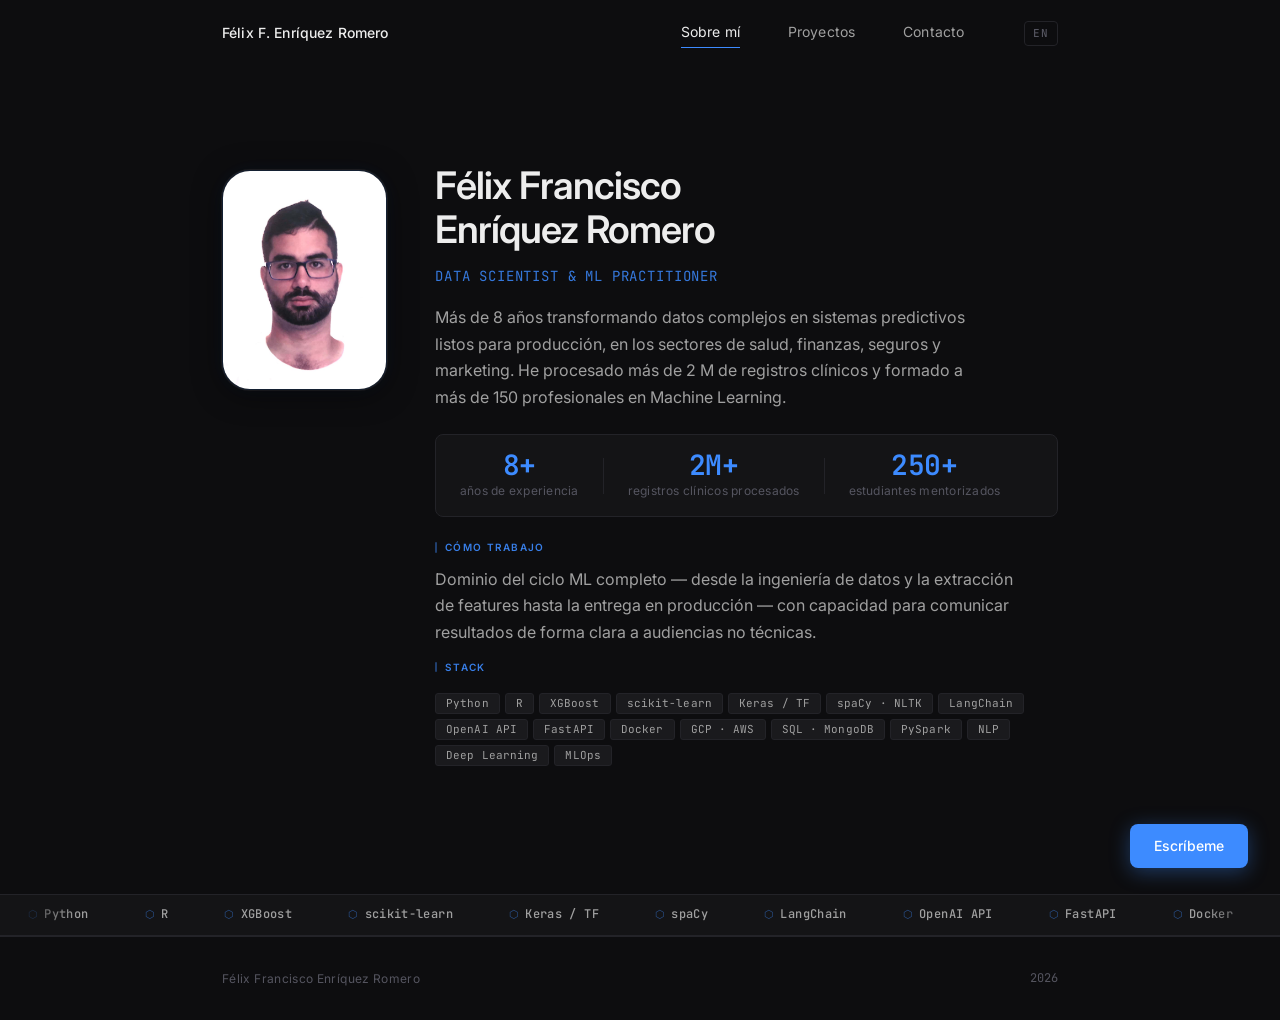
<file: index.html>
<!DOCTYPE html>
<html lang="es">

<head>
  <meta charset="UTF-8" />
  <meta name="viewport" content="width=device-width, initial-scale=1.0" />
  <meta name="description"
    content="Félix Francisco Enríquez Romero — Data Scientist & ML Practitioner con 8+ años de experiencia en salud, finanzas, seguros y marketing." />
  <title>Félix Francisco Enríquez Romero</title>
  <link rel="icon" type="image/jpeg" href="Félix Francisco Enríquez Romero.jpg" />
  <link rel="apple-touch-icon" href="Félix Francisco Enríquez Romero.jpg" />
  <link rel="preconnect" href="https://fonts.googleapis.com" />
  <link rel="preconnect" href="https://fonts.gstatic.com" crossorigin />
  <link
    href="https://fonts.googleapis.com/css2?family=Inter:wght@400;500;600&family=JetBrains+Mono:wght@400;500&display=swap"
    rel="stylesheet" />
  <link rel="stylesheet" href="styles.css" />
</head>

<body>

  <!-- HEADER -->
  <header class="site-header" id="site-header">
    <div class="header-inner">
      <a href="index.html" class="site-logo">Félix F. Enríquez Romero</a>
      <nav class="site-nav" aria-label="Navegación principal">
        <a href="index.html" class="nav-link is-active" data-es="Sobre mí" data-en="About">Sobre mí</a>
        <a href="proyectos.html" class="nav-link" data-es="Proyectos" data-en="Projects">Proyectos</a>
        <a href="contacto.html" class="nav-link" data-es="Contacto" data-en="Contact">Contacto</a>
        <button class="lang-toggle" id="lang-toggle-btn" aria-label="Switch language">EN</button>
      </nav>
    </div>
  </header>

  <!-- MAIN -->
  <main>
    <div class="page-wrapper">
      <div class="container">

        <section class="hero" aria-label="Presentación">

          <!-- Profile image -->
          <div class="profile-wrap">
            <img src="Félix Francisco Enríquez Romero.jpg" alt="Félix Francisco Enríquez Romero" class="profile-img"
              width="220" height="220" />

          </div>

          <!-- Content -->
          <div class="hero-content">

            <h1>Félix Francisco<br>Enríquez Romero</h1>
            <p class="hero-subtitle" data-es="Data Scientist &amp; ML Practitioner"
              data-en="Data Scientist &amp; ML Practitioner">Data Scientist &amp; ML Practitioner</p>

            <p class="hero-lead"
              data-es="Más de 8 años transformando datos complejos en sistemas predictivos listos para producción, en los sectores de salud, finanzas, seguros y marketing. He procesado más de 2 M de registros clínicos y formado a más de 150 profesionales en Machine Learning."
              data-en="Over 8 years turning complex data into production-ready predictive systems across healthcare, finance, insurance, and marketing. I've processed over 2M clinical records and trained more than 150 professionals in Machine Learning.">
              Más de 8 años transformando datos complejos en sistemas predictivos listos para producción, en los
              sectores de salud, finanzas, seguros and marketing. He procesado más de 2&nbsp;M de registros clínicos y
              formado a más de 150 profesionales en Machine Learning.
            </p>

            <!-- Stats -->
            <div class="stat-row animate-on-scroll">
              <div class="stat-item">
                <span class="stat-value">8+</span>
                <span class="stat-label" data-es="años de experiencia" data-en="years of experience">años de
                  experiencia</span>
              </div>
              <div class="stat-sep"></div>
              <div class="stat-item">
                <span class="stat-value">2M+</span>
                <span class="stat-label" data-es="registros clínicos procesados"
                  data-en="clinical records processed">registros clínicos procesados</span>
              </div>
              <div class="stat-sep"></div>
              <div class="stat-item">
                <span class="stat-value">250+</span>
                <span class="stat-label" data-es="estudiantes mentorizados" data-en="students mentored">estudiantes
                  mentorizados</span>
              </div>
            </div>

            <div class="bio-block animate-on-scroll">
              <h3 data-es="Cómo trabajo" data-en="How I work">Cómo trabajo</h3>
              <p data-es="Dominio del ciclo ML completo — desde la ingeniería de datos y la extracción de features hasta la entrega en producción — con capacidad para comunicar resultados de forma clara a audiencias no técnicas."
                data-en="Full command of the ML lifecycle — from data engineering and feature extraction to production delivery — with the ability to communicate results clearly to non-technical audiences.">
                Dominio del ciclo ML completo — desde la ingeniería de datos y la extracción de features hasta la
                entrega en producción — con capacidad para comunicar resultados de forma clara a audiencias no técnicas.
              </p>
            </div>

            <div class="bio-block animate-on-scroll">
              <h3 data-es="Stack" data-en="Stack">Stack</h3>
              <div class="skills-grid">
                <span class="skill-pill">Python</span>
                <span class="skill-pill">R</span>
                <span class="skill-pill">XGBoost</span>
                <span class="skill-pill">scikit-learn</span>
                <span class="skill-pill">Keras / TF</span>
                <span class="skill-pill">spaCy · NLTK</span>
                <span class="skill-pill">LangChain</span>
                <span class="skill-pill">OpenAI API</span>
                <span class="skill-pill">FastAPI</span>
                <span class="skill-pill">Docker</span>
                <span class="skill-pill">GCP · AWS</span>
                <span class="skill-pill">SQL · MongoDB</span>
                <span class="skill-pill">PySpark</span>
                <span class="skill-pill">NLP</span>
                <span class="skill-pill">Deep Learning</span>
                <span class="skill-pill">MLOps</span>
              </div>
            </div>
          </div>

        </section>

      </div>
    </div>

  </main>

  <!-- TICKERS -->
  <div class="ticker-section">
    <!-- Ticker 2: Stack — izquierda a derecha -->
    <div class="ticker-wrap ticker-reverse">
      <div class="ticker-inner">
        <div class="tick"><span>⬡</span> Python</div>
        <div class="tick"><span>⬡</span> R</div>
        <div class="tick"><span>⬡</span> XGBoost</div>
        <div class="tick"><span>⬡</span> scikit-learn</div>
        <div class="tick"><span>⬡</span> Keras / TF</div>
        <div class="tick"><span>⬡</span> spaCy</div>
        <div class="tick"><span>⬡</span> LangChain</div>
        <div class="tick"><span>⬡</span> OpenAI API</div>
        <div class="tick"><span>⬡</span> FastAPI</div>
        <div class="tick"><span>⬡</span> Docker</div>
        <div class="tick"><span>⬡</span> GCP · AWS</div>
        <div class="tick"><span>⬡</span> SQL · MongoDB</div>
        <div class="tick"><span>⬡</span> PySpark</div>
        <div class="tick"><span>⬡</span> NLP</div>
        <div class="tick"><span>⬡</span> Deep Learning</div>
        <div class="tick"><span>⬡</span> MLOps</div>
        <div class="tick"><span>⬡</span> Python</div>
        <div class="tick"><span>⬡</span> R</div>
        <div class="tick"><span>⬡</span> XGBoost</div>
        <div class="tick"><span>⬡</span> scikit-learn</div>
        <div class="tick"><span>⬡</span> Keras / TF</div>
        <div class="tick"><span>⬡</span> spaCy</div>
        <div class="tick"><span>⬡</span> LangChain</div>
        <div class="tick"><span>⬡</span> OpenAI API</div>
        <div class="tick"><span>⬡</span> FastAPI</div>
        <div class="tick"><span>⬡</span> Docker</div>
        <div class="tick"><span>⬡</span> GCP · AWS</div>
        <div class="tick"><span>⬡</span> SQL · MongoDB</div>
        <div class="tick"><span>⬡</span> PySpark</div>
        <div class="tick"><span>⬡</span> NLP</div>
        <div class="tick"><span>⬡</span> Deep Learning</div>
        <div class="tick"><span>⬡</span> MLOps</div>
      </div>
    </div>
  </div>

  <!-- FOOTER -->
  <footer class="site-footer">
    <div class="footer-inner">
      <span class="footer-name">Félix Francisco Enríquez Romero</span>
      <span class="footer-year">2026</span>
    </div>
  </footer>

  <a href="https://api.whatsapp.com/send/?phone=34722795016&text&type=phone_number&app_absent=0" target="_blank"
    rel="noopener noreferrer" class="cta-float" data-es="Escríbeme" data-en="Get in touch">Escríbeme</a>

  <script src="script.js"></script>

</body>

</html>
</file>
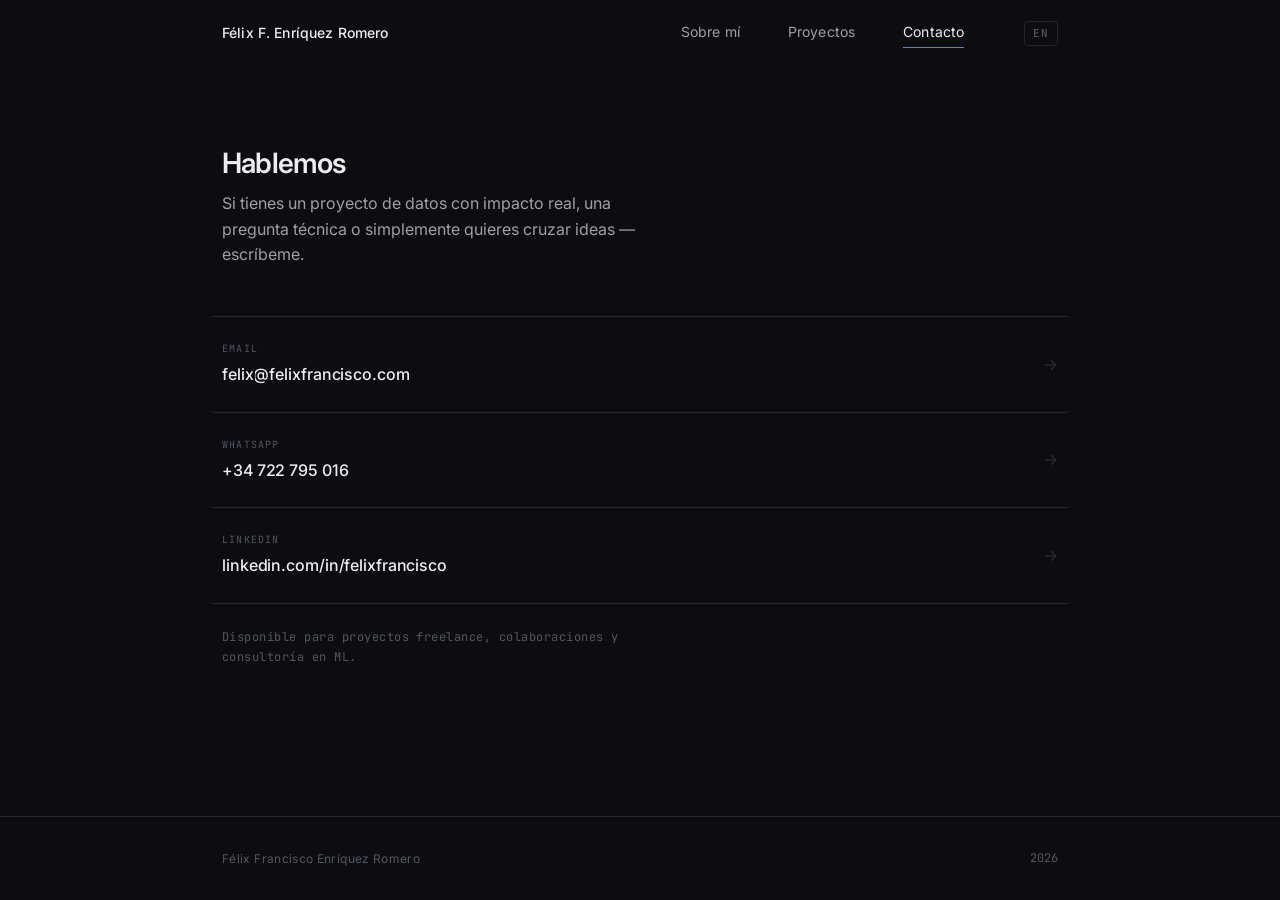
<file: contacto.html>
<!DOCTYPE html>
<html lang="es">

<head>
    <meta charset="UTF-8" />
    <meta name="viewport" content="width=device-width, initial-scale=1.0" />
    <meta name="description"
        content="Contacto — Félix Francisco Enríquez Romero, científico de datos disponible para proyectos y colaboraciones." />
    <title>Contacto — Félix Francisco Enríquez Romero</title>
    <link rel="icon" type="image/jpeg" href="Félix Francisco Enríquez Romero.jpg" />
    <link rel="apple-touch-icon" href="Félix Francisco Enríquez Romero.jpg" />
    <link rel="preconnect" href="https://fonts.googleapis.com" />
    <link rel="preconnect" href="https://fonts.gstatic.com" crossorigin />
    <link
        href="https://fonts.googleapis.com/css2?family=Inter:wght@400;500;600&family=JetBrains+Mono:wght@400;500&display=swap"
        rel="stylesheet" />
    <link rel="stylesheet" href="styles.css" />
</head>

<body>

    <!-- HEADER -->
    <header class="site-header" id="site-header">
        <div class="header-inner">
            <a href="index.html" class="site-logo">Félix F. Enríquez Romero</a>
            <nav class="site-nav" aria-label="Navegación principal">
                <a href="index.html" class="nav-link" data-es="Sobre mí" data-en="About">Sobre mí</a>
                <a href="proyectos.html" class="nav-link" data-es="Proyectos" data-en="Projects">Proyectos</a>
                <a href="contacto.html" class="nav-link is-active" data-es="Contacto" data-en="Contact">Contacto</a>
                <button class="lang-toggle" id="lang-toggle-btn" aria-label="Switch language">EN</button>
            </nav>
        </div>
    </header>

    <!-- MAIN -->
    <main class="contact-page">
        <div class="page-wrapper">
            <div class="container">

                <header class="contact-header">
                    <h1 class="contact-title" data-es="Hablemos" data-en="Let's talk">Hablemos</h1>
                    <p data-es="Si tienes un proyecto de datos con impacto real, una pregunta técnica o simplemente quieres cruzar ideas — escríbeme."
                        data-en="If you have a data project with real impact, a technical question, or just want to exchange ideas — write to me.">
                        Si tienes un proyecto de datos con impacto real, una pregunta técnica o simplemente quieres
                        cruzar ideas — escríbeme.</p>
                </header>

                <div class="contact-list" role="list">

                    <!-- Email -->
                    <a href="mailto:felix@felixfrancisco.com" class="contact-item" role="listitem" id="contact-email">
                        <div class="contact-item-left">
                            <span class="contact-type">Email</span>
                            <span class="contact-value">felix@felixfrancisco.com</span>
                        </div>
                        <span class="contact-arrow" aria-hidden="true">→</span>
                    </a>

                    <!-- WhatsApp -->
                    <a href="https://api.whatsapp.com/send/?phone=34722795016&text&type=phone_number&app_absent=0"
                        class="contact-item" role="listitem" id="contact-phone">
                        <div class="contact-item-left">
                            <span class="contact-type">WhatsApp</span>
                            <span class="contact-value">+34 722 795 016</span>
                        </div>
                        <span class="contact-arrow" aria-hidden="true">→</span>
                    </a>

                    <!-- LinkedIn -->
                    <a href="https://www.linkedin.com/in/felixfrancisco/" target="_blank" rel="noopener noreferrer"
                        class="contact-item" role="listitem" id="contact-linkedin">
                        <div class="contact-item-left">
                            <span class="contact-type">LinkedIn</span>
                            <span class="contact-value">linkedin.com/in/felixfrancisco</span>
                        </div>
                        <span class="contact-arrow" aria-hidden="true">→</span>
                    </a>

                </div>

                <p class="contact-note"
                    data-es="Disponible para proyectos freelance, colaboraciones y consultoría en ML."
                    data-en="Available for freelance projects, collaborations, and ML consulting.">Disponible para
                    proyectos freelance, colaboraciones y consultoría en ML.</p>

            </div>
        </div>
    </main>

    <!-- FOOTER -->
    <footer class="site-footer">
        <div class="footer-inner">
            <span class="footer-name">Félix Francisco Enríquez Romero</span>
            <span class="footer-year">2026</span>
        </div>
    </footer>

    <script src="script.js"></script>
</body>

</html>
</file>
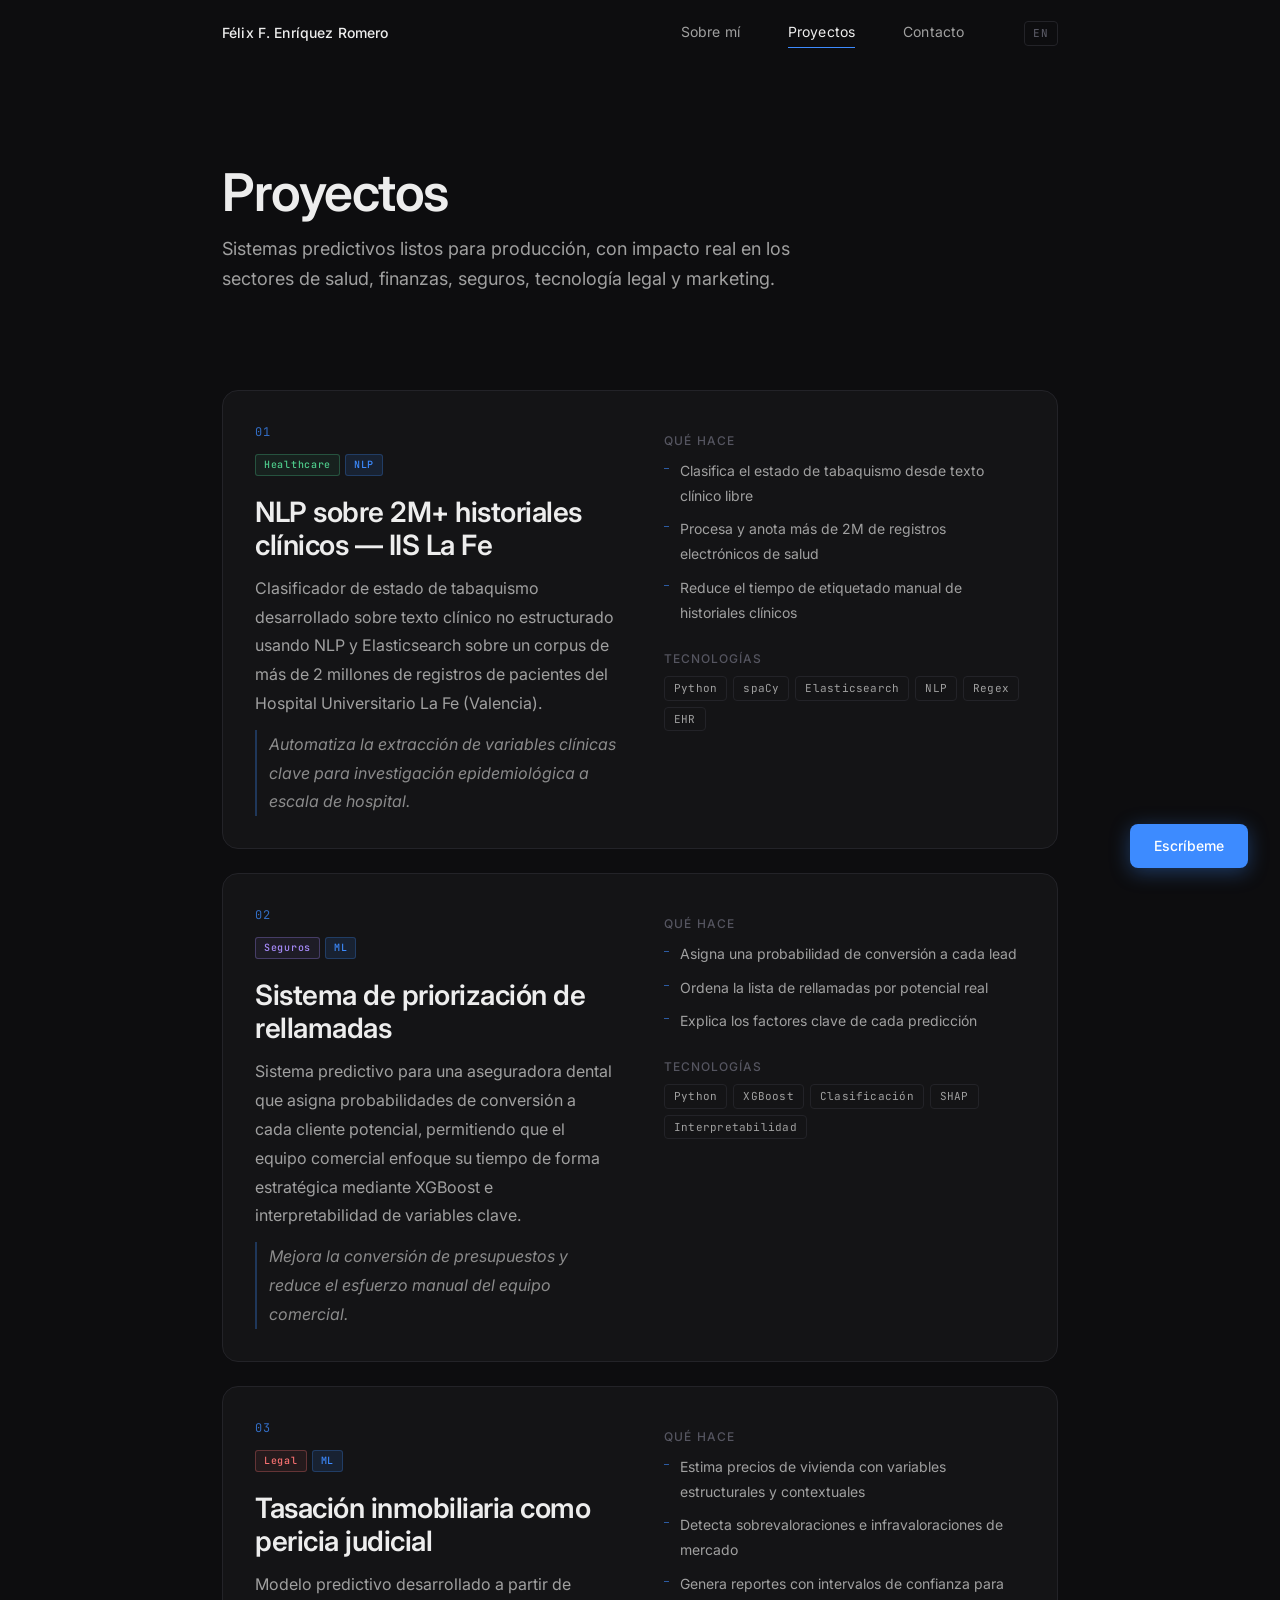
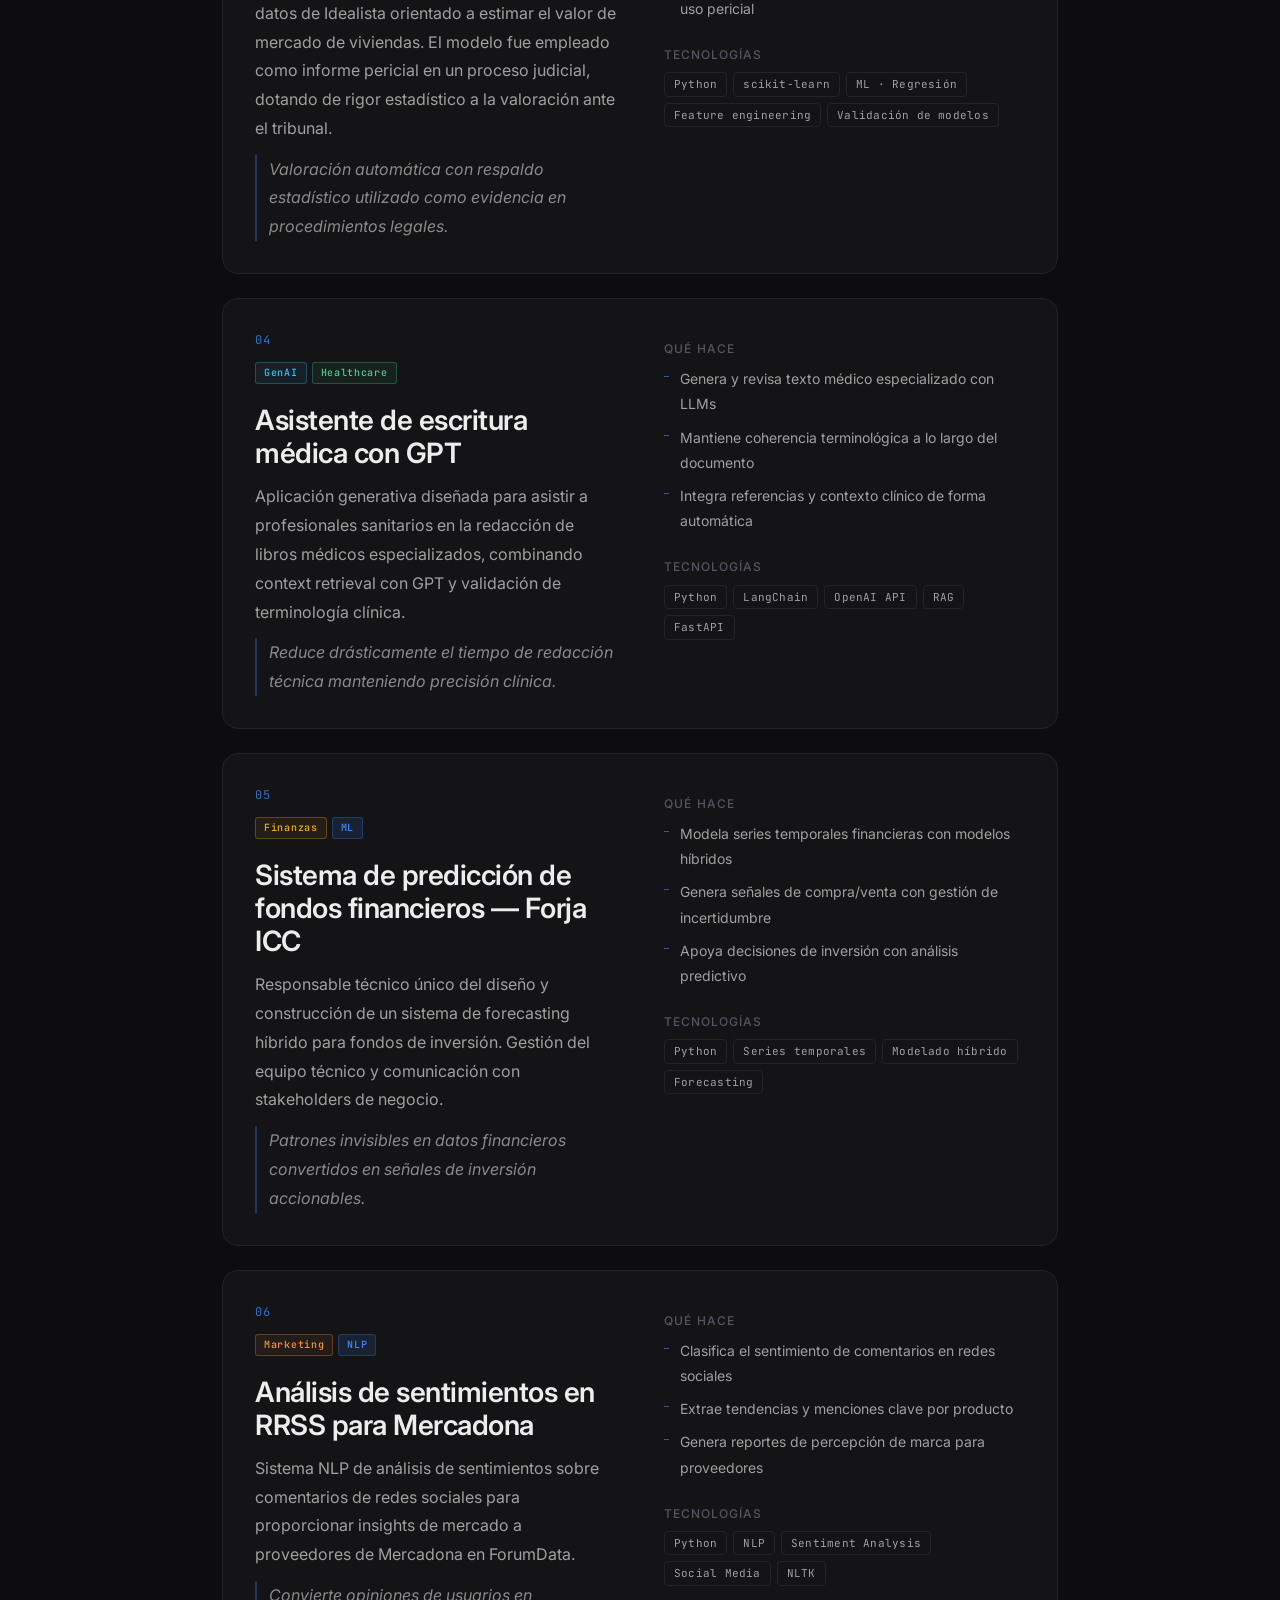
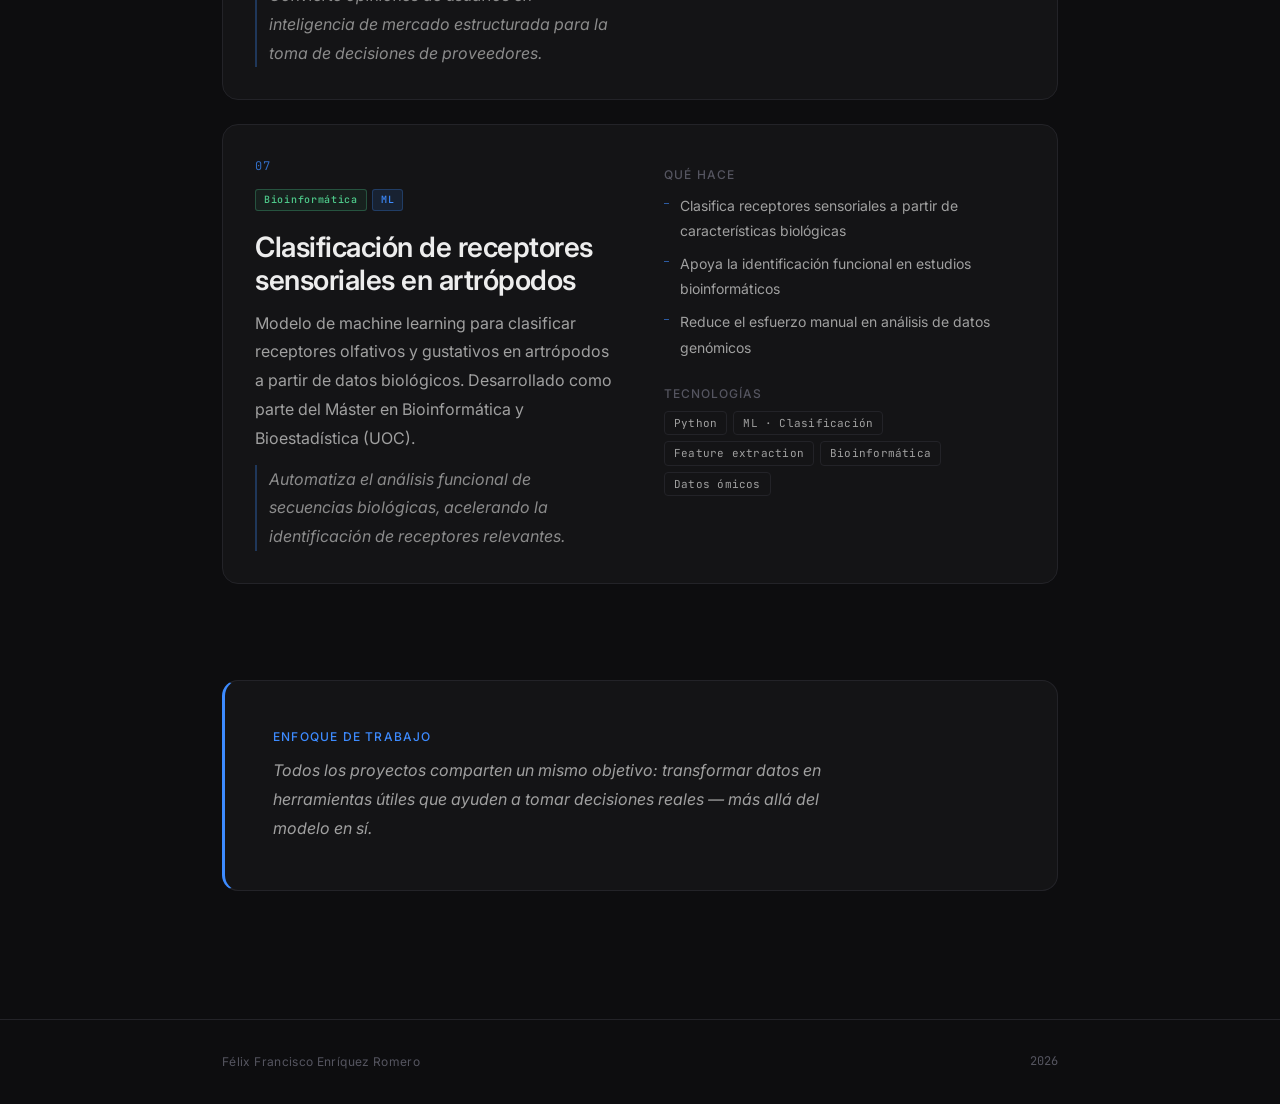
<file: proyectos.html>
<!DOCTYPE html>
<html lang="es">

<head>
    <meta charset="UTF-8" />
    <meta name="viewport" content="width=device-width, initial-scale=1.0" />
    <meta name="description"
        content="Proyectos de Data Science de Félix Francisco Enríquez Romero — Sistemas predictivos reales en salud, finanzas, seguros, legal y marketing." />
    <title>Proyectos — Félix Francisco Enríquez Romero</title>
    <link rel="icon" type="image/jpeg" href="Félix Francisco Enríquez Romero.jpg" />
    <link rel="apple-touch-icon" href="Félix Francisco Enríquez Romero.jpg" />
    <link rel="preconnect" href="https://fonts.googleapis.com" />
    <link rel="preconnect" href="https://fonts.gstatic.com" crossorigin />
    <link
        href="https://fonts.googleapis.com/css2?family=Inter:wght@400;500;600&family=JetBrains+Mono:wght@400;500&display=swap"
        rel="stylesheet" />
    <link rel="stylesheet" href="styles.css" />
</head>

<body>

    <!-- HEADER -->
    <header class="site-header" id="site-header">
        <div class="header-inner">
            <a href="index.html" class="site-logo">Félix F. Enríquez Romero</a>
            <nav class="site-nav" aria-label="Navegación principal">
                <a href="index.html" class="nav-link" data-es="Sobre mí" data-en="About">Sobre mí</a>
                <a href="proyectos.html" class="nav-link is-active" data-es="Proyectos" data-en="Projects">Proyectos</a>
                <a href="contacto.html" class="nav-link" data-es="Contacto" data-en="Contact">Contacto</a>
                <button class="lang-toggle" id="lang-toggle-btn" aria-label="Switch language">EN</button>
            </nav>
        </div>
    </header>

    <!-- MAIN -->
    <main>
        <div class="page-wrapper">
            <div class="container">

                <!-- Intro -->
                <header class="projects-header animate-on-scroll">
                    <h1 data-es="Proyectos" data-en="Projects">Proyectos</h1>
                    <p data-es="Sistemas predictivos listos para producción, con impacto real en los sectores de salud, finanzas, seguros, tecnología legal y marketing."
                        data-en="Production-ready predictive systems with real impact across healthcare, finance, insurance, legal tech, and marketing.">
                        Sistemas predictivos listos para producción, con impacto real en los sectores de salud,
                        finanzas,
                        seguros, tecnología legal y marketing.</p>
                </header>

                <!-- Project list -->
                <section class="project-list" aria-label="Lista de proyectos">

                    <!-- 01 -->
                    <article class="project-card animate-on-scroll">
                        <div class="project-card-left">
                            <span class="project-index">01</span>
                            <div class="project-sectors">
                                <span class="sector-badge sector-health">Healthcare</span>
                                <span class="sector-badge sector-data">NLP</span>
                            </div>
                            <h2 data-es="NLP sobre 2M+ historiales clínicos — IIS La Fe"
                                data-en="NLP on 2M+ clinical records — IIS La Fe">NLP sobre 2M+ historiales clínicos —
                                IIS La Fe</h2>
                            <p data-es="Clasificador de estado de tabaquismo desarrollado sobre texto clínico no estructurado usando NLP y Elasticsearch sobre un corpus de más de 2 millones de registros de pacientes del Hospital Universitario La Fe (Valencia)."
                                data-en="Smoking status classifier built on unstructured clinical text using NLP and Elasticsearch, over a corpus of more than 2 million patient records from Hospital Universitario La Fe (Valencia).">
                                Clasificador de estado de tabaquismo desarrollado sobre texto clínico no estructurado
                                usando NLP y Elasticsearch sobre un corpus de más de 2 millones de registros de
                                pacientes
                                del Hospital Universitario La Fe (Valencia).
                            </p>
                            <p class="project-impact"
                                data-es="Automatiza la extracción de variables clínicas clave para investigación epidemiológica a escala de hospital."
                                data-en="Automates the extraction of key clinical variables for hospital-scale epidemiological research.">
                                Automatiza la extracción de variables clínicas clave para
                                investigación epidemiológica a escala de hospital.</p>
                        </div>
                        <div class="project-card-right">
                            <div>
                                <h4 class="project-section-title" data-es="Qué hace" data-en="What it does">Qué hace
                                </h4>
                                <ul class="project-bullets">
                                    <li data-es="Clasifica el estado de tabaquismo desde texto clínico libre"
                                        data-en="Classifies smoking status from free clinical text">Clasifica el estado
                                        de tabaquismo desde texto clínico libre</li>
                                    <li data-es="Procesa y anota más de 2M de registros electrónicos de salud"
                                        data-en="Processes and annotates 2M+ electronic health records">Procesa y anota
                                        más de 2M de registros electrónicos de salud</li>
                                    <li data-es="Reduce el tiempo de etiquetado manual de historiales clínicos"
                                        data-en="Reduces manual labelling time for clinical records">Reduce el tiempo de
                                        etiquetado manual de historiales clínicos</li>
                                </ul>
                            </div>
                            <div class="tech-block">
                                <span class="tech-label" data-es="Tecnologías" data-en="Technologies">Tecnologías</span>
                                <div class="tech-tags">
                                    <span class="tech-tag">Python</span>
                                    <span class="tech-tag">spaCy</span>
                                    <span class="tech-tag">Elasticsearch</span>
                                    <span class="tech-tag">NLP</span>
                                    <span class="tech-tag">Regex</span>
                                    <span class="tech-tag">EHR</span>
                                </div>
                            </div>
                        </div>
                    </article>

                    <!-- 02 -->
                    <article class="project-card animate-on-scroll">
                        <div class="project-card-left">
                            <span class="project-index">02</span>
                            <div class="project-sectors">
                                <span class="sector-badge sector-insurance" data-es="Seguros"
                                    data-en="Insurance">Seguros</span>
                                <span class="sector-badge sector-data">ML</span>
                            </div>
                            <h2 data-es="Sistema de priorización de rellamadas"
                                data-en="Call-back prioritisation system">Sistema de priorización de rellamadas</h2>
                            <p data-es="Sistema predictivo para una aseguradora dental que asigna probabilidades de conversión a cada cliente potencial, permitiendo que el equipo comercial enfoque su tiempo de forma estratégica mediante XGBoost e interpretabilidad de variables clave."
                                data-en="Predictive system for a dental insurer that assigns conversion probabilities to each prospect, allowing the sales team to focus their time strategically using XGBoost and key variable interpretability.">
                                Sistema predictivo para una aseguradora dental que asigna probabilidades de conversión a
                                cada cliente potencial, permitiendo que el equipo comercial enfoque su tiempo
                                de forma estratégica mediante XGBoost e interpretabilidad de variables clave.
                            </p>
                            <p class="project-impact"
                                data-es="Mejora la conversión de presupuestos y reduce el esfuerzo manual del equipo comercial."
                                data-en="Improves quote conversion and reduces manual effort for the sales team.">Mejora
                                la conversión de presupuestos y reduce el esfuerzo manual
                                del equipo comercial.</p>
                        </div>
                        <div class="project-card-right">
                            <div>
                                <h4 class="project-section-title" data-es="Qué hace" data-en="What it does">Qué hace
                                </h4>
                                <ul class="project-bullets">
                                    <li data-es="Asigna una probabilidad de conversión a cada lead"
                                        data-en="Assigns a conversion probability to each lead">Asigna una probabilidad
                                        de conversión a cada lead</li>
                                    <li data-es="Ordena la lista de rellamadas por potencial real"
                                        data-en="Ranks the call-back list by real conversion potential">Ordena la lista
                                        de rellamadas por potencial real</li>
                                    <li data-es="Explica los factores clave de cada predicción"
                                        data-en="Explains the key factors behind each prediction">Explica los factores
                                        clave de cada predicción</li>
                                </ul>
                            </div>
                            <div class="tech-block">
                                <span class="tech-label" data-es="Tecnologías" data-en="Technologies">Tecnologías</span>
                                <div class="tech-tags">
                                    <span class="tech-tag">Python</span>
                                    <span class="tech-tag">XGBoost</span>
                                    <span class="tech-tag" data-es="Clasificación"
                                        data-en="Classification">Clasificación</span>
                                    <span class="tech-tag">SHAP</span>
                                    <span class="tech-tag" data-es="Interpretabilidad"
                                        data-en="Interpretability">Interpretabilidad</span>
                                </div>
                            </div>
                        </div>
                    </article>

                    <!-- 03 -->
                    <article class="project-card animate-on-scroll">
                        <div class="project-card-left">
                            <span class="project-index">03</span>
                            <div class="project-sectors">
                                <span class="sector-badge sector-legal">Legal</span>
                                <span class="sector-badge sector-data">ML</span>
                            </div>
                            <h2 data-es="Tasación inmobiliaria como pericia judicial"
                                data-en="Real estate valuation as expert court evidence">Tasación inmobiliaria como
                                pericia judicial</h2>
                            <p data-es="Modelo predictivo desarrollado a partir de datos de Idealista orientado a estimar el valor de mercado de viviendas. El modelo fue empleado como informe pericial en un proceso judicial, dotando de rigor estadístico a la valoración ante el tribunal."
                                data-en="Predictive model built on Idealista data to estimate market value of residential properties. The model was used as an expert report in a legal proceeding, providing statistical rigour to the valuation before the court.">
                                Modelo predictivo desarrollado a partir de datos de Idealista orientado a estimar el
                                valor de mercado de viviendas. El modelo fue empleado como
                                <strong>informe pericial en un proceso judicial</strong>, dotando de rigor estadístico a
                                la valoración ante el tribunal.
                            </p>
                            <p class="project-impact"
                                data-es="Valoración automática con respaldo estadístico utilizado como evidencia en procedimientos legales."
                                data-en="Automated valuation with statistical backing used as evidence in legal proceedings.">
                                Valoración automática con respaldo estadístico utilizado como
                                evidencia en procedimientos legales.</p>
                        </div>
                        <div class="project-card-right">
                            <div>
                                <h4 class="project-section-title" data-es="Qué hace" data-en="What it does">Qué hace
                                </h4>
                                <ul class="project-bullets">
                                    <li data-es="Estima precios de vivienda con variables estructurales y contextuales"
                                        data-en="Estimates property prices using structural and contextual variables">
                                        Estima precios de vivienda con variables estructurales y contextuales</li>
                                    <li data-es="Detecta sobrevaloraciones e infravaloraciones de mercado"
                                        data-en="Detects market overvaluations and undervaluations">Detecta
                                        sobrevaloraciones e infravaloraciones de mercado</li>
                                    <li data-es="Genera reportes con intervalos de confianza para uso pericial"
                                        data-en="Generates reports with confidence intervals for expert use">Genera
                                        reportes con intervalos de confianza para uso pericial</li>
                                </ul>
                            </div>
                            <div class="tech-block">
                                <span class="tech-label" data-es="Tecnologías" data-en="Technologies">Tecnologías</span>
                                <div class="tech-tags">
                                    <span class="tech-tag">Python</span>
                                    <span class="tech-tag">scikit-learn</span>
                                    <span class="tech-tag" data-es="ML · Regresión" data-en="ML · Regression">ML ·
                                        Regresión</span>
                                    <span class="tech-tag">Feature engineering</span>
                                    <span class="tech-tag" data-es="Validación de modelos"
                                        data-en="Model validation">Validación de modelos</span>
                                </div>
                            </div>
                        </div>
                    </article>

                    <!-- 04 -->
                    <article class="project-card animate-on-scroll">
                        <div class="project-card-left">
                            <span class="project-index">04</span>
                            <div class="project-sectors">
                                <span class="sector-badge sector-genai">GenAI</span>
                                <span class="sector-badge sector-health">Healthcare</span>
                            </div>
                            <h2 data-es="Asistente de escritura médica con GPT"
                                data-en="Medical writing assistant with GPT">Asistente de escritura médica con GPT</h2>
                            <p data-es="Aplicación generativa diseñada para asistir a profesionales sanitarios en la redacción de libros médicos especializados, combinando context retrieval con GPT y validación de terminología clínica."
                                data-en="Generative application designed to assist healthcare professionals in writing specialised medical books, combining context retrieval with GPT and clinical terminology validation.">
                                Aplicación generativa diseñada para asistir a profesionales sanitarios en la redacción
                                de libros médicos especializados, combinando context retrieval con GPT y validación de
                                terminología clínica.
                            </p>
                            <p class="project-impact"
                                data-es="Reduce drásticamente el tiempo de redacción técnica manteniendo precisión clínica."
                                data-en="Drastically reduces technical writing time while maintaining clinical accuracy.">
                                Reduce drásticamente el tiempo de redacción técnica manteniendo
                                precisión clínica.</p>
                        </div>
                        <div class="project-card-right">
                            <div>
                                <h4 class="project-section-title" data-es="Qué hace" data-en="What it does">Qué hace
                                </h4>
                                <ul class="project-bullets">
                                    <li data-es="Genera y revisa texto médico especializado con LLMs"
                                        data-en="Generates and reviews specialised medical text using LLMs">Genera y
                                        revisa texto médico especializado con LLMs</li>
                                    <li data-es="Mantiene coherencia terminológica a lo largo del documento"
                                        data-en="Maintains terminological consistency throughout the document">Mantiene
                                        coherencia terminológica a lo largo del documento</li>
                                    <li data-es="Integra referencias y contexto clínico de forma automática"
                                        data-en="Automatically integrates references and clinical context">Integra
                                        referencias y contexto clínico de forma automática</li>
                                </ul>
                            </div>
                            <div class="tech-block">
                                <span class="tech-label" data-es="Tecnologías" data-en="Technologies">Tecnologías</span>
                                <div class="tech-tags">
                                    <span class="tech-tag">Python</span>
                                    <span class="tech-tag">LangChain</span>
                                    <span class="tech-tag">OpenAI API</span>
                                    <span class="tech-tag">RAG</span>
                                    <span class="tech-tag">FastAPI</span>
                                </div>
                            </div>
                        </div>
                    </article>

                    <!-- 05 -->
                    <article class="project-card animate-on-scroll">
                        <div class="project-card-left">
                            <span class="project-index">05</span>
                            <div class="project-sectors">
                                <span class="sector-badge sector-finance" data-es="Finanzas"
                                    data-en="Finance">Finanzas</span>
                                <span class="sector-badge sector-data">ML</span>
                            </div>
                            <h2 data-es="Sistema de predicción de fondos financieros — Forja ICC"
                                data-en="Financial fund forecasting system — Forja ICC">Sistema de predicción de fondos
                                financieros — Forja ICC</h2>
                            <p data-es="Responsable técnico único del diseño y construcción de un sistema de forecasting híbrido para fondos de inversión. Gestión del equipo técnico y comunicación con stakeholders de negocio."
                                data-en="Sole technical lead for the design and build of a hybrid forecasting system for investment funds. Managed the technical team and communicated with business stakeholders.">
                                Responsable técnico único del diseño y construcción de un sistema de forecasting
                                híbrido para fondos de inversión. Gestión del equipo técnico y comunicación
                                con stakeholders de negocio.
                            </p>
                            <p class="project-impact"
                                data-es="Patrones invisibles en datos financieros convertidos en señales de inversión accionables."
                                data-en="Hidden patterns in financial data turned into actionable investment signals.">
                                Patrones invisibles en datos financieros convertidos en señales de
                                inversión accionables.</p>
                        </div>
                        <div class="project-card-right">
                            <div>
                                <h4 class="project-section-title" data-es="Qué hace" data-en="What it does">Qué hace
                                </h4>
                                <ul class="project-bullets">
                                    <li data-es="Modela series temporales financieras con modelos híbridos"
                                        data-en="Models financial time series with hybrid models">Modela series
                                        temporales financieras con modelos híbridos</li>
                                    <li data-es="Genera señales de compra/venta con gestión de incertidumbre"
                                        data-en="Generates buy/sell signals with uncertainty quantification">Genera
                                        señales de compra/venta con gestión de incertidumbre</li>
                                    <li data-es="Apoya decisiones de inversión con análisis predictivo"
                                        data-en="Supports investment decisions with predictive analytics">Apoya
                                        decisiones de inversión con análisis predictivo</li>
                                </ul>
                            </div>
                            <div class="tech-block">
                                <span class="tech-label" data-es="Tecnologías" data-en="Technologies">Tecnologías</span>
                                <div class="tech-tags">
                                    <span class="tech-tag">Python</span>
                                    <span class="tech-tag" data-es="Series temporales" data-en="Time series">Series
                                        temporales</span>
                                    <span class="tech-tag" data-es="Modelado híbrido"
                                        data-en="Hybrid modelling">Modelado híbrido</span>
                                    <span class="tech-tag">Forecasting</span>
                                </div>
                            </div>
                        </div>
                    </article>

                    <!-- 06 -->
                    <article class="project-card animate-on-scroll">
                        <div class="project-card-left">
                            <span class="project-index">06</span>
                            <div class="project-sectors">
                                <span class="sector-badge sector-marketing">Marketing</span>
                                <span class="sector-badge sector-data">NLP</span>
                            </div>
                            <h2 data-es="Análisis de sentimientos en RRSS para Mercadona"
                                data-en="Social media sentiment analysis for Mercadona">Análisis de sentimientos en RRSS
                                para Mercadona</h2>
                            <p data-es="Sistema NLP de análisis de sentimientos sobre comentarios de redes sociales para proporcionar insights de mercado a proveedores de Mercadona en ForumData."
                                data-en="NLP sentiment analysis system on social media comments to provide market insights to Mercadona suppliers at ForumData.">
                                Sistema NLP de análisis de sentimientos sobre comentarios de redes sociales para
                                proporcionar insights de mercado a proveedores de Mercadona en ForumData.
                            </p>
                            <p class="project-impact"
                                data-es="Convierte opiniones de usuarios en inteligencia de mercado estructurada para la toma de decisiones de proveedores."
                                data-en="Turns user opinions into structured market intelligence for supplier decision-making.">
                                Convierte opiniones de usuarios en inteligencia de mercado
                                estructurada para la toma de decisiones de proveedores.</p>
                        </div>
                        <div class="project-card-right">
                            <div>
                                <h4 class="project-section-title" data-es="Qué hace" data-en="What it does">Qué hace
                                </h4>
                                <ul class="project-bullets">
                                    <li data-es="Clasifica el sentimiento de comentarios en redes sociales"
                                        data-en="Classifies sentiment in social media comments">Clasifica el sentimiento
                                        de comentarios en redes sociales</li>
                                    <li data-es="Extrae tendencias y menciones clave por producto"
                                        data-en="Extracts trends and key mentions by product">Extrae tendencias y
                                        menciones clave por producto</li>
                                    <li data-es="Genera reportes de percepción de marca para proveedores"
                                        data-en="Generates brand perception reports for suppliers">Genera reportes de
                                        percepción de marca para proveedores</li>
                                </ul>
                            </div>
                            <div class="tech-block">
                                <span class="tech-label" data-es="Tecnologías" data-en="Technologies">Tecnologías</span>
                                <div class="tech-tags">
                                    <span class="tech-tag">Python</span>
                                    <span class="tech-tag">NLP</span>
                                    <span class="tech-tag">Sentiment Analysis</span>
                                    <span class="tech-tag">Social Media</span>
                                    <span class="tech-tag">NLTK</span>
                                </div>
                            </div>
                        </div>
                    </article>

                    <!-- 07 -->
                    <article class="project-card animate-on-scroll">
                        <div class="project-card-left">
                            <span class="project-index">07</span>
                            <div class="project-sectors">
                                <span class="sector-badge sector-health" data-es="Bioinformática"
                                    data-en="Bioinformatics">Bioinformática</span>
                                <span class="sector-badge sector-data">ML</span>
                            </div>
                            <h2 data-es="Clasificación de receptores sensoriales en artrópodos"
                                data-en="Sensory receptor classification in arthropods">Clasificación de receptores
                                sensoriales en artrópodos</h2>
                            <p data-es="Modelo de machine learning para clasificar receptores olfativos y gustativos en artrópodos a partir de datos biológicos. Desarrollado como parte del Máster en Bioinformática y Bioestadística (UOC)."
                                data-en="Machine learning model to classify olfactory and gustatory receptors in arthropods from biological data. Developed as part of the Master's in Bioinformatics and Biostatistics (UOC).">
                                Modelo de machine learning para clasificar receptores olfativos y gustativos en
                                artrópodos a partir de datos biológicos. Desarrollado como parte del Máster en
                                Bioinformática y Bioestadística (UOC).
                            </p>
                            <p class="project-impact"
                                data-es="Automatiza el análisis funcional de secuencias biológicas, acelerando la identificación de receptores relevantes."
                                data-en="Automates functional analysis of biological sequences, speeding up the identification of relevant receptors.">
                                Automatiza el análisis funcional de secuencias biológicas,
                                acelerando la identificación de receptores relevantes.</p>
                        </div>
                        <div class="project-card-right">
                            <div>
                                <h4 class="project-section-title" data-es="Qué hace" data-en="What it does">Qué hace
                                </h4>
                                <ul class="project-bullets">
                                    <li data-es="Clasifica receptores sensoriales a partir de características biológicas"
                                        data-en="Classifies sensory receptors from biological features">Clasifica
                                        receptores sensoriales a partir de características biológicas</li>
                                    <li data-es="Apoya la identificación funcional en estudios bioinformáticos"
                                        data-en="Supports functional identification in bioinformatics studies">Apoya la
                                        identificación funcional en estudios bioinformáticos</li>
                                    <li data-es="Reduce el esfuerzo manual en análisis de datos genómicos"
                                        data-en="Reduces manual effort in genomic data analysis">Reduce el esfuerzo
                                        manual en análisis de datos genómicos</li>
                                </ul>
                            </div>
                            <div class="tech-block">
                                <span class="tech-label" data-es="Tecnologías" data-en="Technologies">Tecnologías</span>
                                <div class="tech-tags">
                                    <span class="tech-tag">Python</span>
                                    <span class="tech-tag" data-es="ML · Clasificación" data-en="ML · Classification">ML
                                        · Clasificación</span>
                                    <span class="tech-tag">Feature extraction</span>
                                    <span class="tech-tag" data-es="Bioinformática"
                                        data-en="Bioinformatics">Bioinformática</span>
                                    <span class="tech-tag" data-es="Datos ómicos" data-en="Omics data">Datos
                                        ómicos</span>
                                </div>
                            </div>
                        </div>
                    </article>

                </section>

                <!-- Work philosophy -->
                <aside class="work-philosophy animate-on-scroll" aria-label="Enfoque de trabajo">
                    <h3 data-es="Enfoque de trabajo" data-en="Work philosophy">Enfoque de trabajo</h3>
                    <p data-es="Todos los proyectos comparten un mismo objetivo: transformar datos en herramientas útiles que ayuden a tomar decisiones reales — más allá del modelo en sí."
                        data-en="Every project shares the same goal: turning data into useful tools that help make real decisions — beyond the model itself.">
                        Todos los proyectos comparten un mismo objetivo: transformar datos en herramientas útiles que
                        ayuden a tomar decisiones reales — más allá del modelo en sí.
                    </p>
                </aside>

            </div>
        </div>
    </main>

    <!-- FOOTER -->
    <footer class="site-footer">
        <div class="footer-inner">
            <span class="footer-name">Félix Francisco Enríquez Romero</span>
            <span class="footer-year">2026</span>
        </div>
    </footer>
    <a href="https://api.whatsapp.com/send/?phone=34722795016&text&type=phone_number&app_absent=0" target="_blank"
        rel="noopener noreferrer" class="cta-float" data-es="Escríbeme" data-en="Get in touch">Escríbeme</a>

    <script src="script.js"></script>
</body>

</html>
</file>
<file: styles.css>
/* ============================================================
   DESIGN TOKENS
============================================================ */
:root {
  /* Colour */
  --col-bg: #0d0d0f;
  --col-surface: #141416;
  --col-surface-2: #1a1a1d;
  --col-border: #232328;
  --col-border-soft: #1c1c20;

  --col-text-primary: #ededed;
  --col-text-secondary: #a0a0a0;
  --col-text-muted: #555560;

  --col-accent: #3d8bff;
  /* electric blue */
  --col-accent-dim: rgba(61, 139, 255, 0.12);
  --col-accent-glow: rgba(61, 139, 255, 0.25);

  /* Typography */
  --font-sans: 'Inter', 'Helvetica Neue', Arial, sans-serif;
  --font-mono: 'JetBrains Mono', 'SF Mono', 'Fira Code', monospace;

  --fs-xs: 12px;
  --fs-sm: 14px;
  --fs-base: 16px;
  --fs-lg: 18px;
  --fs-xl: 22px;
  --fs-2xl: 28px;
  --fs-3xl: 38px;
  --fs-4xl: 52px;

  --fw-regular: 400;
  --fw-medium: 500;
  --fw-semibold: 600;

  --lh-tight: 1.2;
  --lh-normal: 1.6;
  --lh-loose: 1.8;

  /* Spacing */
  --space-1: 4px;
  --space-2: 8px;
  --space-3: 12px;
  --space-4: 16px;
  --space-5: 24px;
  --space-6: 32px;
  --space-7: 48px;
  --space-8: 64px;
  --space-9: 96px;
  --space-10: 128px;

  /* Layout */
  --max-width: 900px;
  --header-h: 68px;
  --radius-sm: 4px;
  --radius-md: 8px;
  --radius-lg: 16px;
  --radius-xl: 28px;

  /* Motion */
  --ease: cubic-bezier(0.25, 0.46, 0.45, 0.94);
  --dur-fast: 0.15s;
  --dur-mid: 0.25s;
  --dur-slow: 0.4s;
}

/* ============================================================
   TICKERS
============================================================ */
.ticker-section {
  position: relative;
  z-index: 100;
  display: flex;
  flex-direction: column;
  gap: 0;
  border-top: 1px solid var(--col-border);
  border-bottom: 1px solid var(--col-border);
}

.ticker-wrap {
  width: 100%;
  overflow: hidden;
  padding: 10px 0;
  background: var(--col-surface);
  border-bottom: 1px solid var(--col-border-soft);
  position: relative;
}

.ticker-wrap:last-child {
  border-bottom: none;
}

/* Fade edges */
.ticker-wrap::before,
.ticker-wrap::after {
  content: '';
  position: absolute;
  top: 0;
  bottom: 0;
  width: 80px;
  z-index: 2;
  pointer-events: none;
}

.ticker-wrap::before {
  left: 0;
  background: linear-gradient(to right, var(--col-surface), transparent);
}

.ticker-wrap::after {
  right: 0;
  background: linear-gradient(to left, var(--col-surface), transparent);
}

.ticker-inner {
  display: flex;
  width: max-content;
  animation: ticker-scroll 30s linear infinite;
}

.ticker-reverse .ticker-inner {
  animation: ticker-scroll-reverse 40s linear infinite;
}

.tick {
  display: flex;
  align-items: center;
  gap: 6px;
  white-space: nowrap;
  padding: 0 28px;
  font-family: var(--font-mono);
  font-size: 12px;
  font-weight: var(--fw-medium);
  color: var(--col-text-secondary);
  letter-spacing: 0.03em;
}

.tick span {
  color: var(--col-accent);
  font-size: 9px;
  opacity: 0.7;
}

.ticker-reverse .tick span {
  font-size: 11px;
  opacity: 0.5;
}

@keyframes ticker-scroll {
  0% {
    transform: translateX(0);
  }

  100% {
    transform: translateX(-50%);
  }
}

@keyframes ticker-scroll-reverse {
  0% {
    transform: translateX(-50%);
  }

  100% {
    transform: translateX(0);
  }
}

/* ============================================================
   RESET
============================================================ */
*,
*::before,
*::after {
  box-sizing: border-box;
  margin: 0;
  padding: 0;
}

html {
  font-size: var(--fs-base);
  scroll-behavior: smooth;
}

body {
  background-color: var(--col-bg);
  color: var(--col-text-primary);
  font-family: var(--font-sans);
  line-height: var(--lh-normal);
  -webkit-font-smoothing: antialiased;
  -moz-osx-font-smoothing: grayscale;
  overflow-x: hidden;
  min-height: 100vh;
  display: flex;
  flex-direction: column;
}

main {
  flex: 1;
}

img {
  display: block;
  max-width: 100%;
}

ul {
  list-style: none;
}

a {
  color: inherit;
  text-decoration: none;
}

/* ============================================================
   TYPOGRAPHY SCALE
============================================================ */
h1 {
  font-size: var(--fs-4xl);
  font-weight: var(--fw-semibold);
  line-height: 1.12;
  letter-spacing: -1.5px;
  color: var(--col-text-primary);
  text-align: left;
}

h2 {
  font-size: var(--fs-3xl);
  font-weight: var(--fw-semibold);
  line-height: 1.18;
  letter-spacing: -0.8px;
  color: var(--col-text-primary);
  text-align: left;
}

h3 {
  font-size: var(--fs-xl);
  font-weight: var(--fw-semibold);
  line-height: 1.25;
  letter-spacing: -0.2px;
  color: var(--col-text-primary);
  text-align: left;
}

h4 {
  font-size: var(--fs-sm);
  font-weight: var(--fw-medium);
  letter-spacing: 0.06em;
  text-transform: uppercase;
  color: var(--col-text-muted);
  text-align: left;
}

p {
  font-size: var(--fs-base);
  color: var(--col-text-secondary);
  line-height: 1.65;
  max-width: 60ch;
  text-align: left;
}

strong {
  color: var(--col-text-primary);
  font-weight: var(--fw-medium);
}

/* ============================================================
   LAYOUT
============================================================ */
.container {
  max-width: var(--max-width);
  margin-inline: auto;
  padding-inline: var(--space-6);
}

.page-wrapper {
  padding-top: calc(var(--header-h) + var(--space-9));
  padding-bottom: var(--space-10);
}

/* ============================================================
   HEADER
============================================================ */
.site-header {
  position: fixed;
  inset: 0 0 auto 0;
  height: var(--header-h);
  z-index: 200;
  transition: background-color var(--dur-mid) var(--ease),
    border-color var(--dur-mid) var(--ease);
  border-bottom: 1px solid transparent;
}

.site-header.is-scrolled {
  background-color: rgba(13, 13, 15, 0.92);
  border-bottom-color: var(--col-border);
  backdrop-filter: blur(12px);
  -webkit-backdrop-filter: blur(12px);
}

.header-inner {
  max-width: var(--max-width);
  margin-inline: auto;
  padding-inline: var(--space-6);
  height: 100%;
  display: flex;
  align-items: center;
  justify-content: space-between;
}

.site-logo {
  font-size: var(--fs-sm);
  font-weight: var(--fw-medium);
  color: var(--col-text-primary);
  letter-spacing: 0.01em;
  transition: opacity var(--dur-fast) var(--ease);
}

.site-logo:hover {
  opacity: 0.65;
}

.site-nav {
  display: flex;
  align-items: center;
  gap: var(--space-7);
}

.nav-link {
  font-size: var(--fs-sm);
  color: var(--col-text-secondary);
  letter-spacing: 0.01em;
  position: relative;
  transition: color var(--dur-fast) var(--ease);
  padding-bottom: 2px;
}

.nav-link::after {
  content: '';
  position: absolute;
  bottom: -2px;
  left: 0;
  right: 0;
  height: 1px;
  background: var(--col-accent);
  transform: scaleX(0);
  transition: transform var(--dur-mid) var(--ease);
  transform-origin: left;
}

.nav-link:hover {
  color: var(--col-text-primary);
}

.nav-link:hover::after {
  transform: scaleX(1);
}

.nav-link.is-active {
  color: var(--col-text-primary);
}

.nav-link.is-active::after {
  transform: scaleX(1);
}

/* ============================================================
   FOOTER
============================================================ */
.site-footer {
  border-top: 1px solid var(--col-border);
  padding: var(--space-6) 0;
}

.footer-inner {
  max-width: var(--max-width);
  margin-inline: auto;
  padding-inline: var(--space-6);
  display: flex;
  align-items: center;
  justify-content: space-between;
}

.footer-name {
  font-size: var(--fs-xs);
  color: var(--col-text-muted);
  letter-spacing: 0.03em;
}

.footer-year {
  font-family: var(--font-mono);
  font-size: var(--fs-xs);
  color: var(--col-text-muted);
}

/* ============================================================
   DIVIDER
============================================================ */
.divider {
  border: none;
  border-top: 1px solid var(--col-border-soft);
  margin: var(--space-5) 0;
  opacity: 0.6;
}

.divider--accent {
  border-top-color: var(--col-accent);
  opacity: 0.2;
}

/* ============================================================
   PAGE: SOBRE MÍ — HERO
============================================================ */
.hero {
  display: grid;
  grid-template-columns: 165px 1fr;
  gap: var(--space-7);
  align-items: start;
}

/* Profile image */
.profile-wrap {
  position: sticky;
  top: calc(var(--header-h) + var(--space-6));
  padding-top: 6px;
}

.profile-img {
  width: 100%;
  aspect-ratio: 1 / 1;
  object-fit: cover;
  object-position: center top;
  border-radius: var(--radius-xl);
  border: 1px solid rgba(61, 139, 255, 0.15);
  box-shadow: 0 4px 28px rgba(0, 0, 0, 0.55),
    0 0 0 1px var(--col-border),
    0 0 18px rgba(61, 139, 255, 0.08);
  transition: box-shadow var(--dur-slow) var(--ease),
    border-color var(--dur-slow) var(--ease);
}

.profile-img:hover {
  border-color: rgba(61, 139, 255, 0.32);
  box-shadow: 0 6px 36px rgba(0, 0, 0, 0.65),
    0 0 0 1px rgba(61, 139, 255, 0.2),
    0 0 24px rgba(61, 139, 255, 0.14);
}

/* Hero content */
.hero-content {
  display: flex;
  flex-direction: column;
  gap: 0;
}

.hero-content h1 {
  font-size: var(--fs-3xl);
  line-height: 1.15;
  letter-spacing: -1px;
  margin-bottom: var(--space-3);
}

.hero-subtitle {
  font-family: var(--font-mono);
  font-size: var(--fs-sm);
  color: var(--col-accent);
  letter-spacing: 0.06em;
  text-transform: uppercase;
  opacity: 0.85;
  margin-bottom: var(--space-4);
  margin-top: 2px;
}

.hero-lead {
  font-size: var(--fs-base);
  color: var(--col-text-secondary);
  max-width: 54ch;
  line-height: 1.65;
  margin-bottom: var(--space-5);
}

/* Section block inside hero */
.bio-block {
  display: flex;
  flex-direction: column;
  gap: var(--space-2);
  margin-bottom: var(--space-4);
}

.bio-block:last-of-type {
  margin-bottom: 0;
}

.bio-block h3 {
  font-size: 10px;
  font-weight: var(--fw-semibold);
  letter-spacing: 0.13em;
  text-transform: uppercase;
  color: var(--col-accent);
  opacity: 0.9;
  margin-bottom: var(--space-1);
  padding-left: 10px;
  position: relative;
}

.bio-block h3::before {
  content: '';
  position: absolute;
  left: 0;
  top: 1px;
  bottom: 1px;
  width: 2px;
  background: var(--col-accent);
  opacity: 0.45;
  border-radius: 2px;
}

.bio-block p {
  font-size: var(--fs-base);
  color: var(--col-text-secondary);
  line-height: 1.65;
  max-width: 58ch;
}

/* Skills */
.skills-grid {
  display: flex;
  flex-wrap: wrap;
  gap: 5px;
  margin-top: var(--space-2);
}

.skill-pill {
  font-family: var(--font-mono);
  font-size: 11px;
  color: var(--col-text-secondary);
  background: var(--col-surface-2);
  border: 1px solid var(--col-border);
  border-radius: 3px;
  padding: 4px 10px;
  line-height: 1;
  letter-spacing: 0.01em;
  transition: color var(--dur-fast) var(--ease),
    border-color var(--dur-mid) var(--ease),
    background var(--dur-mid) var(--ease);
}

.skill-pill:hover {
  color: var(--col-accent);
  border-color: rgba(61, 139, 255, 0.35);
  background: rgba(61, 139, 255, 0.07);
}

/* Closing note */
.bio-closing {
  margin-top: var(--space-4);
  padding: 14px var(--space-4);
  border-left: 1px solid rgba(61, 139, 255, 0.25);
  background: transparent;
}

.bio-closing p {
  font-size: var(--fs-sm);
  font-style: italic;
  color: var(--col-text-muted);
  line-height: 1.65;
  max-width: 58ch;
}

/* ============================================================
   PAGE: PROYECTOS
============================================================ */
.projects-header {
  margin-bottom: var(--space-9);
}

.projects-header h1 {
  margin-bottom: var(--space-3);
}

.projects-header p {
  font-size: var(--fs-lg);
  max-width: 52ch;
}

/* Project card */
.project-list {
  display: flex;
  flex-direction: column;
  gap: var(--space-5);
}

.project-card {
  padding: var(--space-6) var(--space-6);
  background: var(--col-surface);
  border: 1px solid var(--col-border);
  border-radius: var(--radius-lg);
  display: grid;
  grid-template-columns: 1fr 1fr;
  gap: var(--space-7);
  align-items: start;
  transition:
    border-color var(--dur-mid) var(--ease),
    box-shadow var(--dur-mid) var(--ease),
    transform var(--dur-mid) var(--ease);
}

.project-card:hover {
  border-color: rgba(61, 139, 255, 0.28);
  box-shadow: 0 8px 32px rgba(0, 0, 0, 0.5), 0 0 0 1px rgba(61, 139, 255, 0.08);
  transform: translateY(-2px);
}

.project-card-left {
  display: flex;
  flex-direction: column;
  gap: var(--space-3);
}

.project-index {
  font-family: var(--font-mono);
  font-size: var(--fs-xs);
  color: var(--col-accent);
  letter-spacing: 0.08em;
  opacity: 0.75;
}

.project-card h2 {
  font-size: var(--fs-2xl);
  font-weight: var(--fw-semibold);
  letter-spacing: -0.5px;
  line-height: 1.18;
  color: var(--col-text-primary);
  transition: color var(--dur-fast) var(--ease);
}

.project-card:hover h2 {
  color: var(--col-accent);
}

.project-card>.project-card-left>p {
  font-size: var(--fs-base);
  color: var(--col-text-secondary);
  line-height: var(--lh-loose);
  max-width: 100%;
}

/* Impact line */
.project-impact {
  display: inline-block;
  font-size: var(--fs-sm);
  font-style: italic;
  color: var(--col-accent);
  opacity: 0.85;
  padding-left: 12px;
  border-left: 2px solid rgba(61, 139, 255, 0.35);
  line-height: 1.5;
  max-width: 100%;
  transition: opacity var(--dur-fast) var(--ease), border-color var(--dur-fast) var(--ease);
}

.project-card:hover .project-impact {
  opacity: 1;
  border-color: var(--col-accent);
}

.project-card-right {
  display: flex;
  flex-direction: column;
  gap: var(--space-5);
  padding-top: var(--space-2);
}

/* Bullet list */
.project-bullets {
  display: flex;
  flex-direction: column;
  gap: var(--space-2);
}

.project-bullets li {
  font-size: var(--fs-sm);
  color: var(--col-text-secondary);
  padding-left: var(--space-4);
  position: relative;
  line-height: var(--lh-loose);
}

.project-bullets li::before {
  content: '';
  position: absolute;
  left: 0;
  top: 10px;
  width: 5px;
  height: 1px;
  background: var(--col-accent);
  opacity: 0.6;
}

/* Tech tags */
.tech-block {
  display: flex;
  flex-direction: column;
  gap: var(--space-2);
}

.tech-label {
  font-size: var(--fs-xs);
  font-weight: var(--fw-medium);
  letter-spacing: 0.08em;
  text-transform: uppercase;
  color: var(--col-text-muted);
}

.tech-tags {
  display: flex;
  flex-wrap: wrap;
  gap: 6px;
}

.tech-tag {
  font-family: var(--font-mono);
  font-size: 11px;
  color: var(--col-text-secondary);
  background: var(--col-surface);
  border: 1px solid var(--col-border);
  border-radius: var(--radius-sm);
  padding: 3px 9px;
  line-height: 1.5;
  letter-spacing: 0.02em;
}

/* Work philosophy */
.work-philosophy {
  margin-top: var(--space-9);
  padding: var(--space-7) var(--space-7);
  background: var(--col-surface);
  border: 1px solid var(--col-border);
  border-radius: var(--radius-lg);
  border-left: 3px solid var(--col-accent);
}

.work-philosophy h3 {
  font-size: var(--fs-xs);
  font-weight: var(--fw-medium);
  letter-spacing: 0.1em;
  text-transform: uppercase;
  color: var(--col-accent);
  margin-bottom: var(--space-3);
}

.work-philosophy p {
  font-size: var(--fs-base);
  font-style: italic;
  color: var(--col-text-secondary);
  max-width: 60ch;
  line-height: var(--lh-loose);
}

/* ============================================================
   PAGE: CONTACTO
============================================================ */
.contact-page {
  display: flex;
  flex-direction: column;
  justify-content: center;
  min-height: calc(100vh - var(--header-h) - 100px);
  padding-top: 0;
}

.contact-page .page-wrapper {
  padding-top: 0;
  padding-bottom: 0;
}

.contact-header {
  margin-bottom: var(--space-7);
}

/* Título de contacto — más compacto que el H1 global */
.contact-title {
  font-size: var(--fs-2xl);
  font-weight: var(--fw-semibold);
  line-height: 1.1;
  letter-spacing: -0.8px;
  color: var(--col-text-primary);
  margin-bottom: var(--space-3);
}

.contact-header p {
  font-size: var(--fs-base);
  color: var(--col-text-secondary);
  max-width: 44ch;
  line-height: 1.6;
}

/* Contact list */
.contact-list {
  display: flex;
  flex-direction: column;
}

.contact-item {
  display: flex;
  align-items: center;
  justify-content: space-between;
  padding: var(--space-5) var(--space-3);
  margin-inline: calc(-1 * var(--space-3));
  border-bottom: 1px solid var(--col-border);
  gap: var(--space-5);
  border-radius: var(--radius-sm);
  transition:
    background-color 0.2s var(--ease),
    border-color 0.2s var(--ease);
}

.contact-item:first-child {
  border-top: 1px solid var(--col-border);
}

.contact-item:hover {
  background-color: rgba(255, 255, 255, 0.025);
  border-bottom-color: rgba(61, 139, 255, 0.18);
}

.contact-item-left {
  display: flex;
  flex-direction: column;
  gap: 5px;
}

.contact-type {
  font-family: var(--font-mono);
  font-size: 10px;
  letter-spacing: 0.12em;
  text-transform: uppercase;
  color: var(--col-text-muted);
  transition: color 0.2s var(--ease);
}

.contact-value {
  font-size: var(--fs-base);
  color: var(--col-text-primary);
  font-weight: var(--fw-medium);
  letter-spacing: -0.1px;
  transition: color 0.2s var(--ease);
}

.contact-arrow {
  font-size: var(--fs-base);
  color: var(--col-text-muted);
  opacity: 0.45;
  flex-shrink: 0;
  transition:
    color 0.2s var(--ease),
    opacity 0.2s var(--ease),
    transform 0.25s var(--ease);
}

.contact-item:hover .contact-type {
  color: var(--col-accent);
  opacity: 0.85;
}

.contact-item:hover .contact-value {
  color: var(--col-text-primary);
}

.contact-item:hover .contact-arrow {
  color: var(--col-accent);
  opacity: 1;
  transform: translateX(4px);
}

.contact-note {
  margin-top: var(--space-5);
  font-family: var(--font-mono);
  font-size: var(--fs-xs);
  color: var(--col-text-muted);
  letter-spacing: 0.04em;
}

/* ============================================================
   CTA FLOTANTE
============================================================ */
.cta-float {
  position: fixed;
  bottom: var(--space-6);
  right: var(--space-6);
  z-index: 100;
  display: inline-flex;
  align-items: center;
  gap: var(--space-2);
  padding: 11px var(--space-5);
  font-family: var(--font-sans);
  font-size: var(--fs-sm);
  font-weight: var(--fw-medium);
  color: #fff;
  background: var(--col-accent);
  border: none;
  border-radius: var(--radius-md);
  cursor: pointer;
  text-decoration: none;
  box-shadow: 0 4px 20px rgba(61, 139, 255, 0.35);
  transition:
    background var(--dur-mid) var(--ease),
    box-shadow var(--dur-mid) var(--ease),
    transform var(--dur-mid) var(--ease);
}

.cta-float:hover {
  background: #5499ff;
  box-shadow: 0 6px 28px rgba(61, 139, 255, 0.5);
  transform: translateY(-2px);
}

.cta-float:active {
  transform: translateY(0);
}

/* En la página de contacto, ocultarlo */
.contact-page~.cta-float,
body:has(.contact-page) .cta-float {
  display: none;
}

@media (max-width: 480px) {
  .cta-float {
    bottom: var(--space-5);
    right: var(--space-5);
    padding: 10px var(--space-4);
  }
}

/* ============================================================
   LANG TOGGLE
============================================================ */
.lang-toggle {
  font-family: var(--font-mono);
  font-size: 11px;
  font-weight: var(--fw-medium);
  letter-spacing: 0.08em;
  color: var(--col-text-muted);
  background: transparent;
  border: 1px solid var(--col-border);
  border-radius: var(--radius-sm);
  padding: 3px 8px;
  cursor: pointer;
  margin-left: var(--space-3);
  transition:
    color var(--dur-fast) var(--ease),
    border-color var(--dur-fast) var(--ease),
    background var(--dur-fast) var(--ease);
  line-height: 1.6;
}

.lang-toggle:hover {
  color: var(--col-accent);
  border-color: rgba(61, 139, 255, 0.4);
  background: var(--col-accent-dim);
}

/* ============================================================
   FOCUS STYLES (ACCESSIBILITY)
============================================================ */
a:focus-visible,
button:focus-visible {
  outline: 2px solid var(--col-accent);
  outline-offset: 3px;
  border-radius: 2px;
}

/* ============================================================
   RESPONSIVE
============================================================ */
@media (max-width: 768px) {
  :root {
    --fs-4xl: 34px;
    --fs-3xl: 26px;
    --fs-2xl: 22px;
    --fs-xl: 19px;
  }

  .container {
    padding-inline: var(--space-5);
  }

  .header-inner {
    padding-inline: var(--space-5);
  }

  .site-logo {
    font-size: 12px;
    max-width: 160px;
    overflow: hidden;
    text-overflow: ellipsis;
    white-space: nowrap;
  }

  .site-nav {
    gap: var(--space-5);
  }

  /* Hero: stacked */
  .hero {
    grid-template-columns: 1fr;
    gap: var(--space-7);
  }

  .profile-wrap {
    position: static;
    max-width: 160px;
  }

  /* Projects: single column */
  .project-card {
    grid-template-columns: 1fr;
    gap: var(--space-5);
    padding: var(--space-5);
  }


  .page-wrapper {
    padding-top: calc(var(--header-h) + var(--space-7));
    padding-bottom: var(--space-9);
  }

  .footer-inner {
    padding-inline: var(--space-5);
  }

  .contact-value {
    font-size: var(--fs-base);
  }
}

@media (max-width: 480px) {
  .site-logo {
    max-width: 120px;
    font-size: 11px;
  }

  .site-nav {
    gap: var(--space-4);
  }
}

/* ============================================================
   SCROLL ANIMATIONS
============================================================ */
.animate-on-scroll {
  opacity: 0;
  transform: translateY(18px);
  transition:
    opacity var(--dur-slow) var(--ease),
    transform var(--dur-slow) var(--ease);
}

.animate-on-scroll.is-visible {
  opacity: 1;
  transform: translateY(0);
}

/* ============================================================
   PROFILE LANGUAGE PILLS
============================================================ */
.profile-lang {
  display: flex;
  gap: 6px;
  margin-top: var(--space-3);
  flex-wrap: wrap;
}

.lang-pill {
  font-family: var(--font-mono);
  font-size: 10px;
  color: var(--col-text-muted);
  background: var(--col-surface-2);
  border: 1px solid var(--col-border);
  border-radius: 3px;
  padding: 3px 8px;
  letter-spacing: 0.04em;
}

/* ============================================================
   STAT ROW
============================================================ */
.stat-row {
  display: flex;
  align-items: center;
  gap: var(--space-5);
  margin-bottom: var(--space-5);
  padding: var(--space-4) var(--space-5);
  background: var(--col-surface);
  border: 1px solid var(--col-border);
  border-radius: var(--radius-md);
}

.stat-item {
  display: flex;
  flex-direction: column;
  align-items: center;
  gap: 2px;
}

.stat-value {
  font-family: var(--font-mono);
  font-size: var(--fs-2xl);
  font-weight: var(--fw-semibold);
  color: var(--col-accent);
  line-height: 1;
  letter-spacing: -0.5px;
}

.stat-label {
  font-size: var(--fs-xs);
  color: var(--col-text-muted);
  text-align: center;
  letter-spacing: 0.02em;
}

.stat-sep {
  width: 1px;
  height: 36px;
  background: var(--col-border);
  flex-shrink: 0;
}

@media (max-width: 560px) {
  .stat-row {
    flex-direction: column;
    gap: var(--space-4);
  }

  .stat-sep {
    width: 40px;
    height: 1px;
  }
}

/* ============================================================
   EXPERIENCE TIMELINE
============================================================ */
.timeline {
  display: flex;
  flex-direction: column;
  gap: 0;
  margin-top: var(--space-2);
  border-left: 1px solid var(--col-border);
  padding-left: var(--space-5);
}

.timeline-item {
  position: relative;
  padding-bottom: var(--space-5);
}

.timeline-item:last-child {
  padding-bottom: 0;
}

.timeline-item::before {
  content: '';
  position: absolute;
  left: calc(-1 * var(--space-5) - 1px);
  top: 6px;
  width: 7px;
  height: 7px;
  border-radius: 50%;
  background: var(--col-accent);
  opacity: 0.6;
  transform: translateX(-3px);
}

.timeline-meta {
  display: flex;
  flex-direction: column;
  gap: 2px;
  margin-bottom: 4px;
}

.timeline-year {
  font-family: var(--font-mono);
  font-size: 10px;
  color: var(--col-accent);
  letter-spacing: 0.08em;
  opacity: 0.75;
}

.timeline-role {
  font-size: var(--fs-sm);
  font-weight: var(--fw-medium);
  color: var(--col-text-primary);
  letter-spacing: -0.1px;
}

.timeline-desc {
  font-size: var(--fs-sm);
  color: var(--col-text-secondary);
  line-height: 1.6;
  max-width: 56ch;
}

/* ============================================================
   EDUCATION GRID
============================================================ */
.edu-grid {
  display: grid;
  grid-template-columns: 1fr 1fr;
  gap: var(--space-3) var(--space-5);
  margin-top: var(--space-2);
}

.edu-item {
  display: flex;
  flex-direction: column;
  gap: 2px;
  padding: var(--space-3) var(--space-3);
  background: var(--col-surface);
  border: 1px solid var(--col-border);
  border-radius: var(--radius-sm);
}

.edu-degree {
  font-size: var(--fs-sm);
  font-weight: var(--fw-medium);
  color: var(--col-text-primary);
  line-height: 1.35;
}

.edu-school {
  font-family: var(--font-mono);
  font-size: 10px;
  color: var(--col-text-muted);
  letter-spacing: 0.04em;
}

@media (max-width: 560px) {
  .edu-grid {
    grid-template-columns: 1fr;
  }
}

/* ============================================================
   PUBLICATIONS
============================================================ */
.pub-list {
  display: flex;
  flex-direction: column;
  gap: var(--space-3);
  margin-top: var(--space-2);
}

.pub-item {
  display: flex;
  flex-direction: column;
  gap: 3px;
  padding-left: var(--space-3);
  border-left: 2px solid rgba(61, 139, 255, 0.2);
}

.pub-title {
  font-size: var(--fs-sm);
  font-weight: var(--fw-medium);
  color: var(--col-text-primary);
  line-height: 1.4;
}

.pub-meta {
  font-family: var(--font-mono);
  font-size: 10px;
  color: var(--col-text-muted);
  letter-spacing: 0.04em;
}

/* ============================================================
   CTA BUTTON (download CV)
============================================================ */
.bio-closing {
  display: flex;
  flex-direction: column;
  gap: var(--space-4);
}

.btn-cta {
  display: inline-flex;
  align-items: center;
  gap: var(--space-2);
  align-self: flex-start;
  padding: 10px var(--space-5);
  font-size: var(--fs-sm);
  font-weight: var(--fw-medium);
  color: var(--col-accent);
  background: var(--col-accent-dim);
  border: 1px solid rgba(61, 139, 255, 0.25);
  border-radius: var(--radius-md);
  letter-spacing: 0.01em;
  transition:
    background var(--dur-mid) var(--ease),
    border-color var(--dur-mid) var(--ease),
    color var(--dur-mid) var(--ease),
    transform var(--dur-mid) var(--ease);
  cursor: pointer;
  text-decoration: none;
}

.btn-cta:hover {
  background: rgba(61, 139, 255, 0.18);
  border-color: rgba(61, 139, 255, 0.45);
  color: #fff;
  transform: translateY(-1px);
}

.btn-arrow {
  font-size: var(--fs-base);
  line-height: 1;
  transition: transform var(--dur-mid) var(--ease);
}

.btn-cta:hover .btn-arrow {
  transform: translateY(2px);
}

/* ============================================================
   SECTOR BADGES (projects page)
============================================================ */
.project-sectors {
  display: flex;
  flex-wrap: wrap;
  gap: 5px;
  margin-bottom: var(--space-2);
}

.sector-badge {
  font-family: var(--font-mono);
  font-size: 10px;
  font-weight: var(--fw-medium);
  letter-spacing: 0.07em;
  padding: 2px 8px;
  border-radius: 3px;
  border: 1px solid;
}

.sector-health {
  color: #4ecb8b;
  border-color: rgba(78, 203, 139, 0.3);
  background: rgba(78, 203, 139, 0.07);
}

.sector-finance {
  color: #f5a623;
  border-color: rgba(245, 166, 35, 0.3);
  background: rgba(245, 166, 35, 0.07);
}

.sector-insurance {
  color: #a78bfa;
  border-color: rgba(167, 139, 250, 0.3);
  background: rgba(167, 139, 250, 0.07);
}

.sector-legal {
  color: #f87171;
  border-color: rgba(248, 113, 113, 0.3);
  background: rgba(248, 113, 113, 0.07);
}

.sector-marketing {
  color: #fb923c;
  border-color: rgba(251, 146, 60, 0.3);
  background: rgba(251, 146, 60, 0.07);
}

.sector-genai {
  color: #38bdf8;
  border-color: rgba(56, 189, 248, 0.3);
  background: rgba(56, 189, 248, 0.07);
}

.sector-data {
  color: var(--col-accent);
  border-color: var(--col-accent-glow);
  background: var(--col-accent-dim);
}

/* ============================================================
   PROJECT SECTION TITLE (h4 inside card)
============================================================ */
.project-section-title {
  font-size: var(--fs-xs);
  font-weight: var(--fw-medium);
  letter-spacing: 0.1em;
  text-transform: uppercase;
  color: var(--col-text-muted);
  margin-bottom: var(--space-2);
}
</file>
